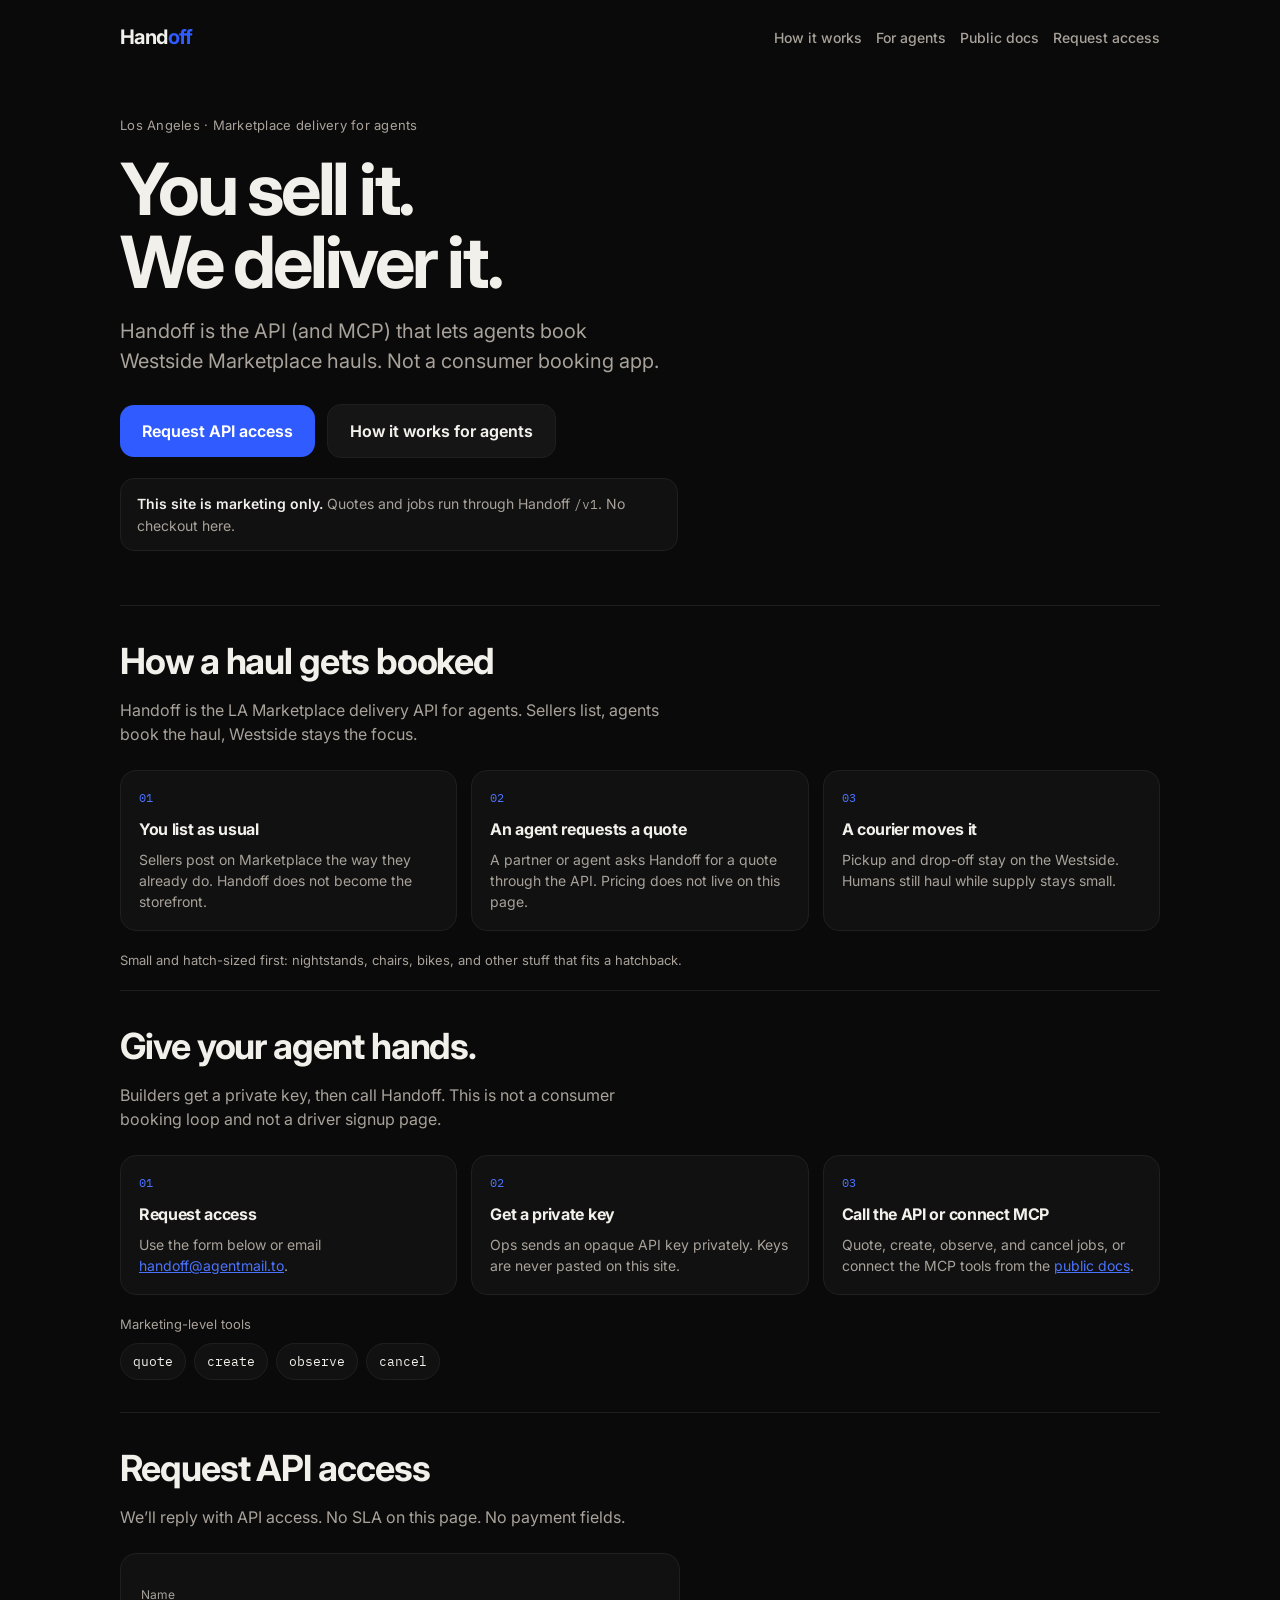
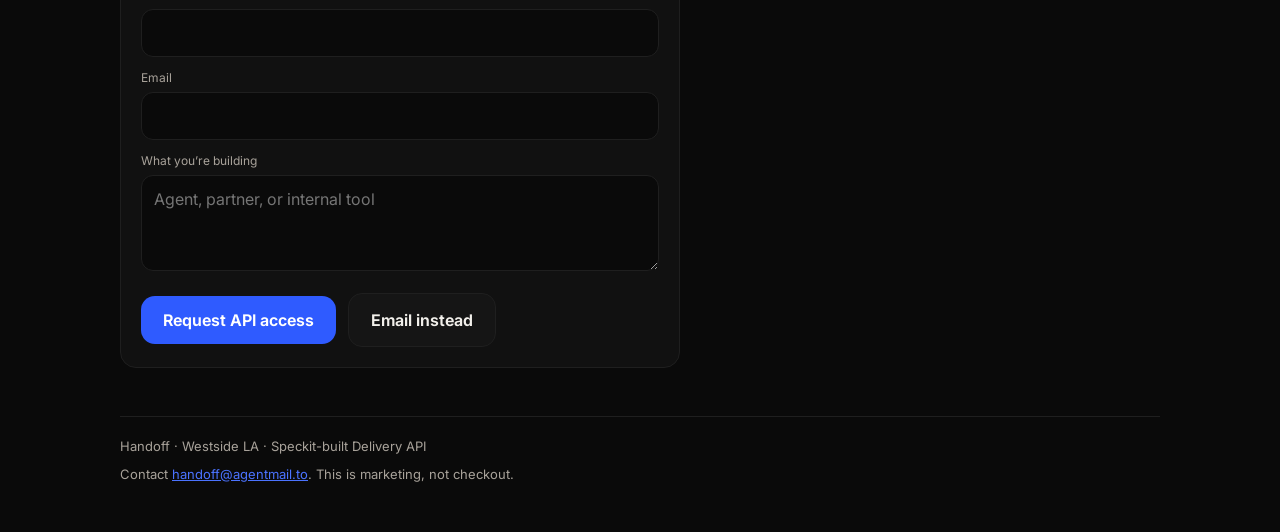
<file: index.html>
<!DOCTYPE html>
<html lang="en">
<head>
<meta charset="utf-8"/>
<meta name="viewport" content="width=device-width, initial-scale=1"/>
<title>Handoff. You sell it. We deliver it.</title>
<meta name="description" content="Handoff is the API (and MCP) that lets agents book Westside Marketplace hauls. Not a consumer booking app."/>
<link rel="preconnect" href="https://fonts.googleapis.com"/>
<link rel="preconnect" href="https://fonts.gstatic.com" crossorigin/>
<link href="https://fonts.googleapis.com/css2?family=IBM+Plex+Mono:wght@400;500&family=Inter:wght@400;500;600;700&display=swap" rel="stylesheet"/>
<link rel="stylesheet" href="styles.css"/>
</head>
<body>
  <a class="skip" href="#main">Skip to content</a>
  <div class="wrap">
    <header class="site">
      <a class="logo" href="index.html">Hand<span>off</span></a>
      <nav class="site" aria-label="Primary">
        <a href="#how-it-works">How it works</a>
        <a href="#agents">For agents</a>
        <a href="docs.html">Public docs</a>
        <a href="#access">Request access</a>
      </nav>
    </header>

    <main id="main">
      <section class="hero">
        <p class="eyebrow">Los Angeles · Marketplace delivery for agents</p>
        <h1>You sell it.<br/>We deliver it.</h1>
        <p class="sub">Handoff is the API (and MCP) that lets agents book Westside Marketplace hauls. Not a consumer booking app.</p>
        <div class="cta-row">
          <a class="btn" href="#access">Request API access</a>
          <a class="btn-secondary" href="#agents">How it works for agents</a>
        </div>
        <p class="note"><strong>This site is marketing only.</strong> Quotes and jobs run through Handoff <code>/v1</code>. No checkout here.</p>
      </section>

      <section class="section" id="how-it-works">
        <h2>How a haul gets booked</h2>
        <p class="lead">Handoff is the LA Marketplace delivery API for agents. Sellers list, agents book the haul, Westside stays the focus.</p>
        <ol class="steps three">
          <li class="step">
            <p class="num">01</p>
            <h3>You list as usual</h3>
            <p>Sellers post on Marketplace the way they already do. Handoff does not become the storefront.</p>
          </li>
          <li class="step">
            <p class="num">02</p>
            <h3>An agent requests a quote</h3>
            <p>A partner or agent asks Handoff for a quote through the API. Pricing does not live on this page.</p>
          </li>
          <li class="step">
            <p class="num">03</p>
            <h3>A courier moves it</h3>
            <p>Pickup and drop-off stay on the Westside. Humans still haul while supply stays small.</p>
          </li>
        </ol>
        <p class="fine">Small and hatch-sized first: nightstands, chairs, bikes, and other stuff that fits a hatchback.</p>
      </section>

      <section class="section" id="agents">
        <h2>Give your agent hands.</h2>
        <p class="lead">Builders get a private key, then call Handoff. This is not a consumer booking loop and not a driver signup page.</p>
        <ol class="steps three">
          <li class="step">
            <p class="num">01</p>
            <h3>Request access</h3>
            <p>Use the form below or email <a href="mailto:handoff@agentmail.to?subject=Request%20API%20access">handoff@agentmail.to</a>.</p>
          </li>
          <li class="step">
            <p class="num">02</p>
            <h3>Get a private key</h3>
            <p>Ops sends an opaque API key privately. Keys are never pasted on this site.</p>
          </li>
          <li class="step">
            <p class="num">03</p>
            <h3>Call the API or connect MCP</h3>
            <p>Quote, create, observe, and cancel jobs, or connect the MCP tools from the <a href="docs.html">public docs</a>.</p>
          </li>
        </ol>
        <p class="fine">Marketing-level tools</p>
        <ul class="tools">
          <li>quote</li>
          <li>create</li>
          <li>observe</li>
          <li>cancel</li>
        </ul>
      </section>

      <section class="section" id="access">
        <h2>Request API access</h2>
        <p class="lead">We’ll reply with API access. No SLA on this page. No payment fields.</p>
        <div class="card">
          <form id="access-form">
            <label for="name">Name</label>
            <input id="name" name="name" autocomplete="name" required/>

            <label for="email">Email</label>
            <input id="email" name="email" type="email" autocomplete="email" required/>

            <label for="note">What you’re building</label>
            <textarea id="note" name="note" rows="3" placeholder="Agent, partner, or internal tool"></textarea>

            <div class="cta-row" style="margin-top:16px;margin-bottom:0">
              <button class="btn" type="submit">Request API access</button>
              <a class="btn-secondary" href="mailto:handoff@agentmail.to?subject=Request%20API%20access">Email instead</a>
            </div>
            <p class="ok" id="ok">Your mail client should open next. We’ll reply with API access. No payment and no promised turnaround.</p>
          </form>
        </div>
      </section>
    </main>

    <footer class="site">
      <p>Handoff · Westside LA · Speckit-built Delivery API</p>
      <p>Contact <a href="mailto:handoff@agentmail.to">handoff@agentmail.to</a>. This is marketing, not checkout.</p>
    </footer>
  </div>
<script>
const form = document.getElementById("access-form");
const ok = document.getElementById("ok");
form.addEventListener("submit", function (e) {
  e.preventDefault();
  const name = document.getElementById("name").value.trim();
  const email = document.getElementById("email").value.trim();
  const note = document.getElementById("note").value.trim();
  const subject = encodeURIComponent("Request API access");
  const body = encodeURIComponent(
    "Name: " + name + "\nEmail: " + email + "\nWhat I'm building: " + note
  );
  window.location.href = "mailto:handoff@agentmail.to?subject=" + subject + "&body=" + body;
  ok.classList.add("show");
});
</script>
</body>
</html>
</file>
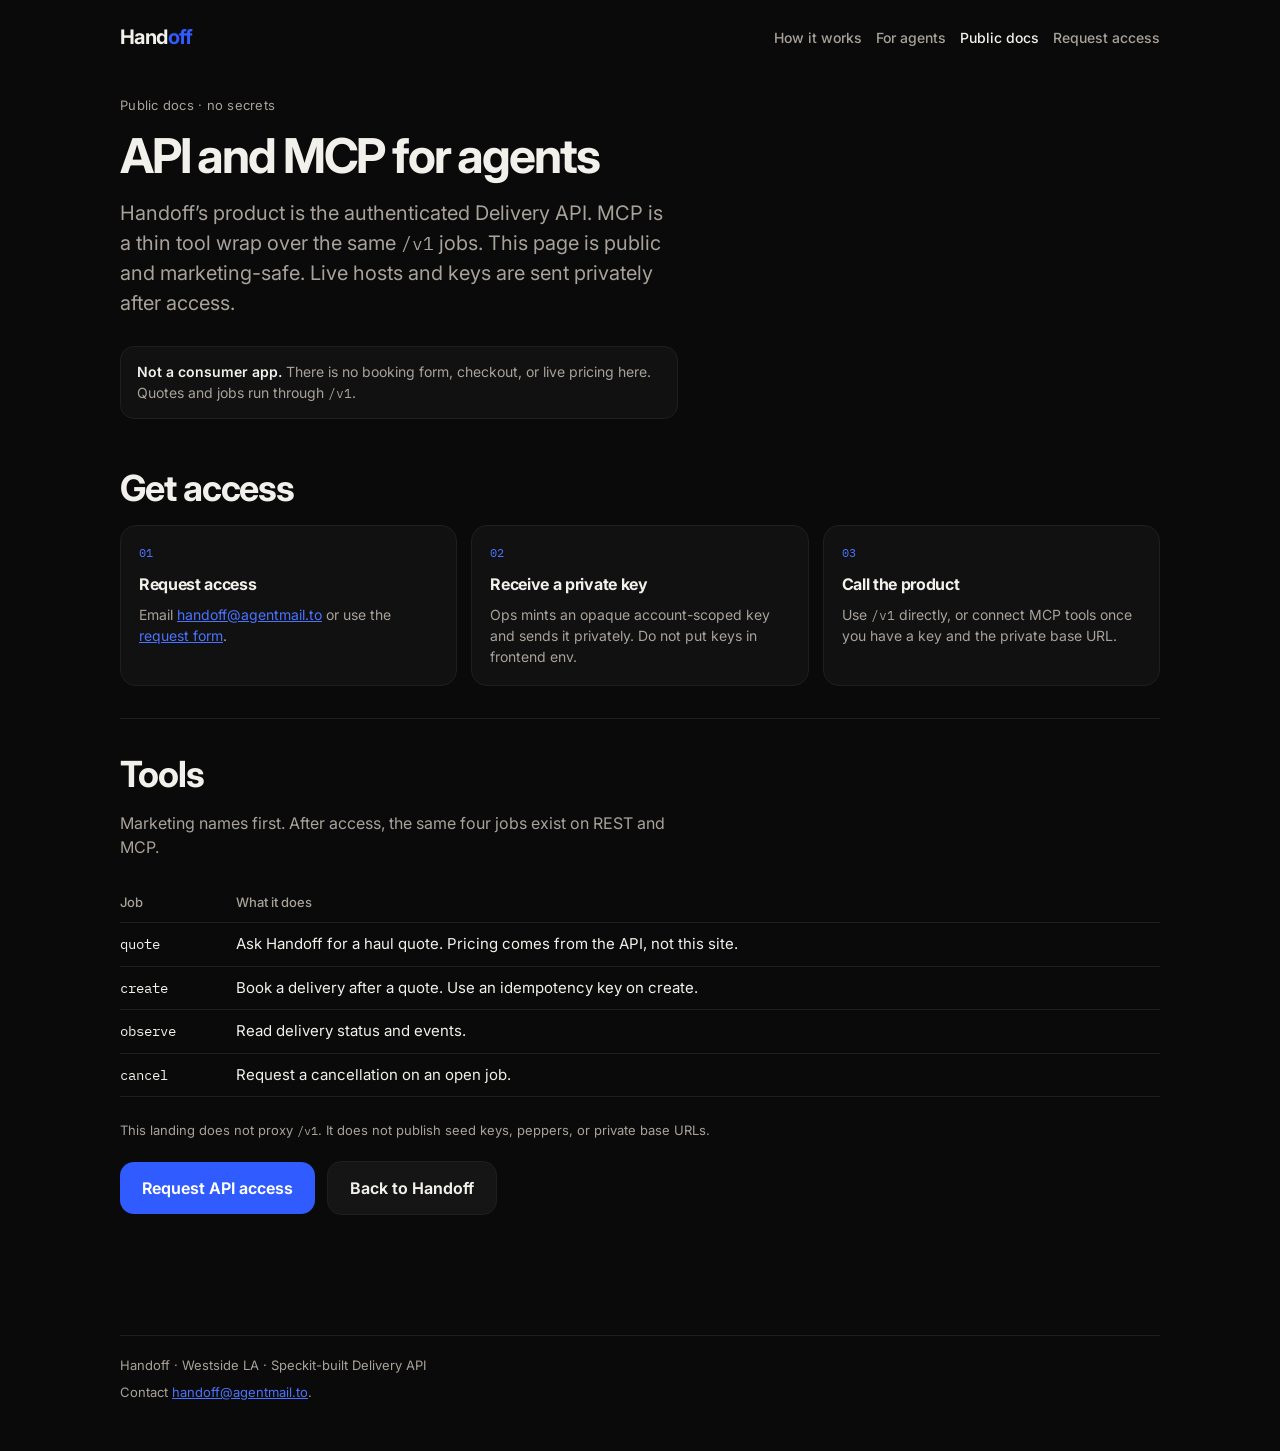
<file: docs.html>
<!DOCTYPE html>
<html lang="en">
<head>
<meta charset="utf-8"/>
<meta name="viewport" content="width=device-width, initial-scale=1"/>
<title>Handoff public docs. API and MCP for agents.</title>
<meta name="description" content="Public Handoff docs for agents: request access, then quote, create, observe, and cancel Marketplace hauls on /v1 or MCP."/>
<link rel="preconnect" href="https://fonts.googleapis.com"/>
<link rel="preconnect" href="https://fonts.gstatic.com" crossorigin/>
<link href="https://fonts.googleapis.com/css2?family=IBM+Plex+Mono:wght@400;500&family=Inter:wght@400;500;600;700&display=swap" rel="stylesheet"/>
<link rel="stylesheet" href="styles.css"/>
</head>
<body>
  <a class="skip" href="#main">Skip to content</a>
  <div class="wrap">
    <header class="site">
      <a class="logo" href="index.html">Hand<span>off</span></a>
      <nav class="site" aria-label="Primary">
        <a href="index.html#how-it-works">How it works</a>
        <a href="index.html#agents">For agents</a>
        <a href="docs.html" aria-current="page">Public docs</a>
        <a href="index.html#access">Request access</a>
      </nav>
    </header>

    <main id="main" class="docs">
      <p class="eyebrow">Public docs · no secrets</p>
      <h1>API and MCP for agents</h1>
      <p class="sub">Handoff’s product is the authenticated Delivery API. MCP is a thin tool wrap over the same <code>/v1</code> jobs. This page is public and marketing-safe. Live hosts and keys are sent privately after access.</p>
      <p class="note"><strong>Not a consumer app.</strong> There is no booking form, checkout, or live pricing here. Quotes and jobs run through <code>/v1</code>.</p>

      <section class="section" style="border-top:0;padding-top:28px">
        <h2>Get access</h2>
        <ol class="steps three">
          <li class="step">
            <p class="num">01</p>
            <h3>Request access</h3>
            <p>Email <a href="mailto:handoff@agentmail.to?subject=Request%20API%20access">handoff@agentmail.to</a> or use the <a href="index.html#access">request form</a>.</p>
          </li>
          <li class="step">
            <p class="num">02</p>
            <h3>Receive a private key</h3>
            <p>Ops mints an opaque account-scoped key and sends it privately. Do not put keys in frontend env.</p>
          </li>
          <li class="step">
            <p class="num">03</p>
            <h3>Call the product</h3>
            <p>Use <code>/v1</code> directly, or connect MCP tools once you have a key and the private base URL.</p>
          </li>
        </ol>
      </section>

      <section class="section">
        <h2>Tools</h2>
        <p class="lead">Marketing names first. After access, the same four jobs exist on REST and MCP.</p>
        <table>
          <thead>
            <tr>
              <th>Job</th>
              <th>What it does</th>
            </tr>
          </thead>
          <tbody>
            <tr>
              <td><code>quote</code></td>
              <td>Ask Handoff for a haul quote. Pricing comes from the API, not this site.</td>
            </tr>
            <tr>
              <td><code>create</code></td>
              <td>Book a delivery after a quote. Use an idempotency key on create.</td>
            </tr>
            <tr>
              <td><code>observe</code></td>
              <td>Read delivery status and events.</td>
            </tr>
            <tr>
              <td><code>cancel</code></td>
              <td>Request a cancellation on an open job.</td>
            </tr>
          </tbody>
        </table>
        <p class="fine">This landing does not proxy <code>/v1</code>. It does not publish seed keys, peppers, or private base URLs.</p>
      </section>

      <div class="cta-row">
        <a class="btn" href="index.html#access">Request API access</a>
        <a class="btn-secondary" href="index.html">Back to Handoff</a>
      </div>
    </main>

    <footer class="site">
      <p>Handoff · Westside LA · Speckit-built Delivery API</p>
      <p>Contact <a href="mailto:handoff@agentmail.to">handoff@agentmail.to</a>.</p>
    </footer>
  </div>
</body>
</html>
</file>
<file: styles.css>
:root {
  --ink: #0A0A0A;
  --cobalt: #2F5BFF;
  --cobalt-2: #4B73FF;
  --chalk: #F2F0EB;
  --mist: #A8A29A;
  --line: #1F1F1F;
  --panel: #111111;
  --max: 1080px;
}

* { box-sizing: border-box; }

html { scroll-behavior: smooth; }

body {
  margin: 0;
  font-family: Inter, ui-sans-serif, system-ui, -apple-system, Segoe UI, Roboto, Helvetica, Arial, sans-serif;
  background: var(--ink);
  color: var(--chalk);
  line-height: 1.5;
}

a { color: var(--cobalt-2); }

.skip {
  position: absolute;
  left: -999px;
  top: 8px;
  background: var(--cobalt);
  color: #fff;
  padding: 8px 12px;
  border-radius: 8px;
  z-index: 10;
}

.skip:focus { left: 12px; }

.wrap {
  max-width: var(--max);
  margin: 0 auto;
  padding: 0 20px;
}

header.site {
  display: flex;
  align-items: center;
  justify-content: space-between;
  gap: 16px;
  padding: 22px 0 8px;
}

.logo {
  font-weight: 700;
  letter-spacing: -0.03em;
  font-size: 20px;
  color: var(--chalk);
  text-decoration: none;
}

.logo span { color: var(--cobalt); }

nav.site {
  display: flex;
  flex-wrap: wrap;
  align-items: center;
  justify-content: flex-end;
  gap: 8px 14px;
}

nav.site a {
  color: var(--mist);
  text-decoration: none;
  font-size: 14px;
  font-weight: 500;
}

nav.site a:hover,
nav.site a[aria-current="page"] { color: var(--chalk); }

.hero {
  padding: 56px 0 40px;
}

.eyebrow {
  color: var(--mist);
  font-size: 13px;
  letter-spacing: 0.02em;
  margin: 0 0 16px;
}

h1 {
  font-size: clamp(40px, 8vw, 72px);
  line-height: 1.02;
  letter-spacing: -0.045em;
  margin: 0 0 18px;
}

.sub {
  color: var(--mist);
  font-size: clamp(17px, 2.4vw, 20px);
  margin: 0 0 28px;
  max-width: 42ch;
}

.cta-row {
  display: flex;
  flex-wrap: wrap;
  gap: 12px;
  align-items: center;
  margin-bottom: 20px;
}

.btn {
  display: inline-flex;
  align-items: center;
  justify-content: center;
  background: var(--cobalt);
  color: #fff;
  border: 0;
  text-decoration: none;
  border-radius: 14px;
  padding: 14px 22px;
  font-weight: 650;
  font-size: 16px;
  cursor: pointer;
  font-family: inherit;
}

.btn:hover { background: var(--cobalt-2); }

.btn-secondary {
  display: inline-flex;
  align-items: center;
  justify-content: center;
  background: #151515;
  color: var(--chalk);
  border: 1px solid var(--line);
  text-decoration: none;
  border-radius: 14px;
  padding: 14px 22px;
  font-weight: 650;
  font-size: 16px;
}

.btn-secondary:hover { border-color: var(--mist); }

.note {
  background: var(--panel);
  border: 1px solid var(--line);
  border-radius: 14px;
  padding: 14px 16px;
  color: var(--mist);
  font-size: 14px;
  max-width: 62ch;
}

.note strong { color: var(--chalk); font-weight: 600; }

.section {
  padding: 28px 0 12px;
  border-top: 1px solid var(--line);
}

.section h2 {
  font-size: clamp(26px, 4vw, 36px);
  letter-spacing: -0.03em;
  margin: 0 0 10px;
}

.lead {
  color: var(--mist);
  margin: 0 0 24px;
  max-width: 56ch;
}

.steps {
  display: grid;
  gap: 14px;
  margin: 0 0 20px;
  padding: 0;
  list-style: none;
}

@media (min-width: 720px) {
  .steps.three { grid-template-columns: repeat(3, 1fr); }
}

.step {
  background: var(--panel);
  border: 1px solid var(--line);
  border-radius: 16px;
  padding: 18px;
}

.step .num {
  font-family: "IBM Plex Mono", ui-monospace, SFMono-Regular, Menlo, Consolas, monospace;
  color: var(--cobalt-2);
  font-size: 12px;
  margin: 0 0 10px;
}

.step h3 {
  margin: 0 0 8px;
  font-size: 16px;
  letter-spacing: -0.02em;
}

.step p {
  margin: 0;
  color: var(--mist);
  font-size: 14px;
}

.fine {
  color: var(--mist);
  font-size: 13px;
  margin: 0 0 8px;
}

.tools {
  display: flex;
  flex-wrap: wrap;
  gap: 8px;
  margin: 0 0 20px;
  padding: 0;
  list-style: none;
}

.tools li {
  background: #111;
  border: 1px solid var(--line);
  color: var(--chalk);
  font-family: "IBM Plex Mono", ui-monospace, SFMono-Regular, Menlo, Consolas, monospace;
  font-size: 13px;
  padding: 8px 12px;
  border-radius: 999px;
}

.card {
  background: var(--panel);
  border: 1px solid var(--line);
  border-radius: 16px;
  padding: 20px;
  max-width: 560px;
}

.card h2 { margin: 0 0 6px; }

label {
  display: block;
  font-size: 12px;
  color: var(--mist);
  margin: 12px 0 5px;
}

input, textarea {
  width: 100%;
  background: var(--ink);
  border: 1px solid var(--line);
  color: var(--chalk);
  border-radius: 12px;
  padding: 11px 12px;
  font: inherit;
}

input:focus, textarea:focus {
  outline: 2px solid rgba(47, 91, 255, 0.45);
  border-color: var(--cobalt);
}

.ok {
  display: none;
  margin-top: 14px;
  padding: 12px;
  border-radius: 12px;
  font-size: 14px;
  background: rgba(47, 91, 255, 0.15);
  border: 1px solid rgba(47, 91, 255, 0.4);
}

.ok.show { display: block; }

.docs {
  padding: 36px 0 64px;
}

.docs h1 {
  font-size: clamp(32px, 6vw, 48px);
  max-width: none;
}

.docs table {
  width: 100%;
  border-collapse: collapse;
  margin: 0 0 24px;
  font-size: 15px;
}

.docs th,
.docs td {
  text-align: left;
  border-bottom: 1px solid var(--line);
  padding: 10px 8px 10px 0;
  vertical-align: top;
}

.docs th { color: var(--mist); font-weight: 500; font-size: 13px; }

code {
  font-family: "IBM Plex Mono", ui-monospace, SFMono-Regular, Menlo, Consolas, monospace;
  font-size: 0.92em;
}

footer.site {
  margin-top: 36px;
  color: var(--mist);
  font-size: 13px;
  border-top: 1px solid var(--line);
  padding: 20px 0 40px;
}

footer.site p { margin: 0 0 8px; }

@media (max-width: 640px) {
  header.site { align-items: flex-start; flex-direction: column; }
  nav.site { justify-content: flex-start; }
  .hero { padding-top: 36px; }
  .btn, .btn-secondary { width: 100%; }
}
</file>
